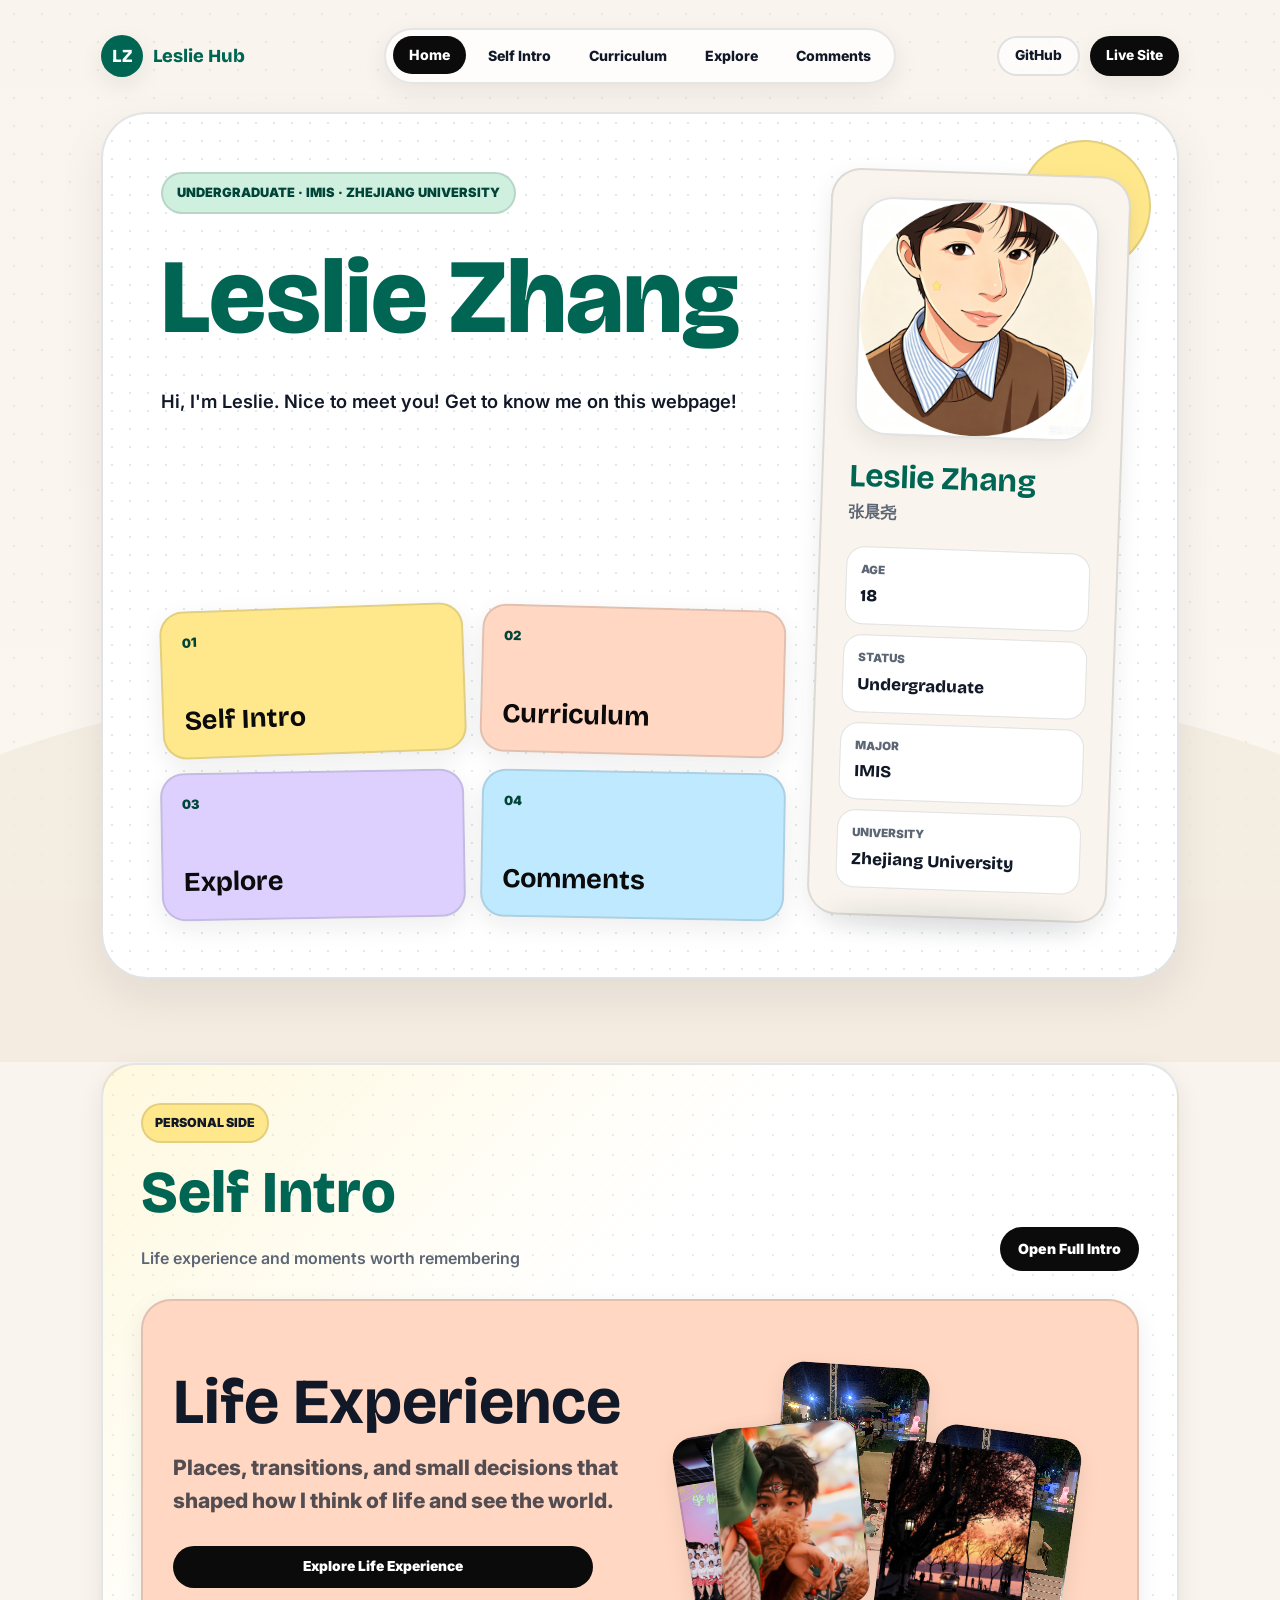
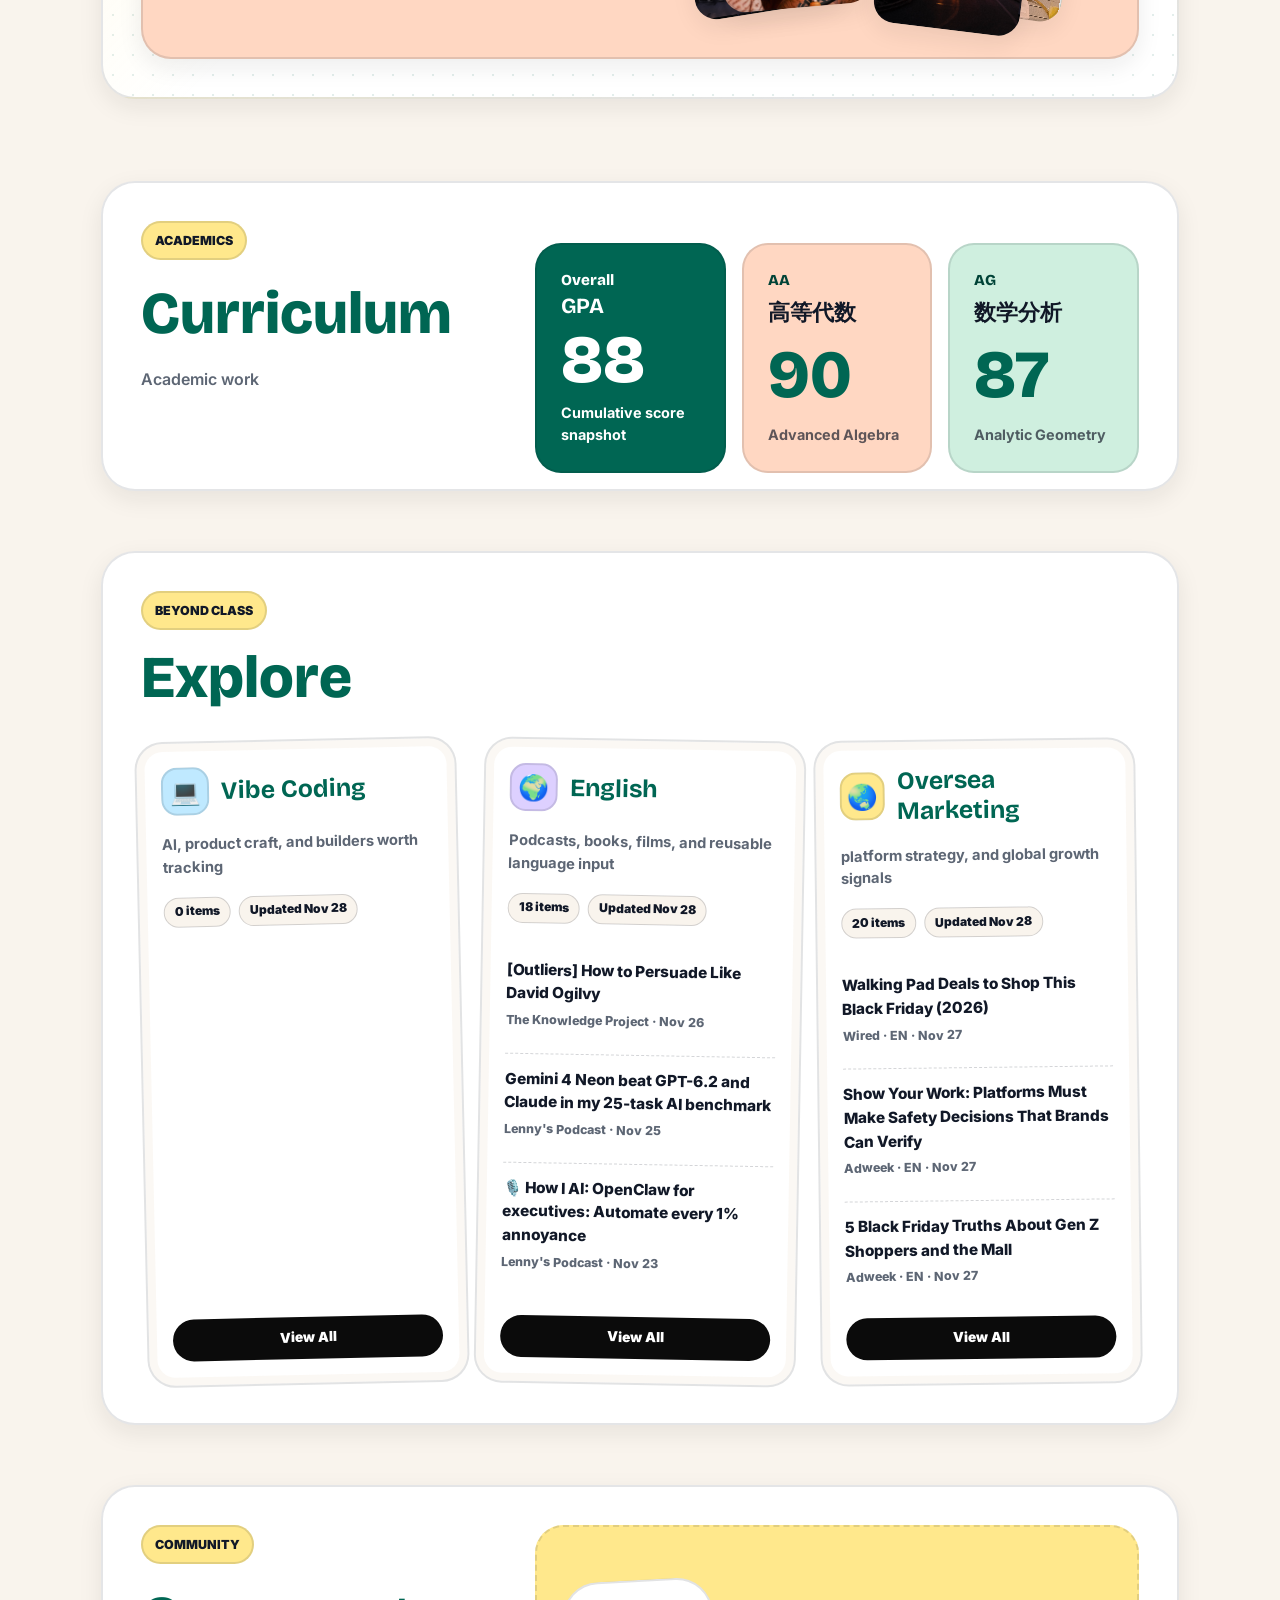
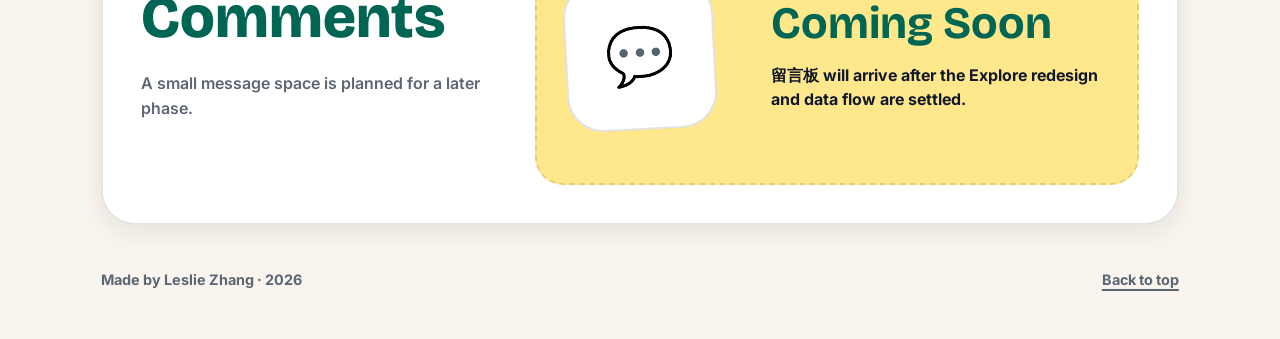
<file: index.html>
<!DOCTYPE html>
<html lang="zh-CN">
<head>
<meta charset="UTF-8">
<meta name="viewport" content="width=device-width, initial-scale=1.0">
<title>Leslie Zhang's Personal Hub</title>
<link rel="icon" href="data:,">
<link rel="preconnect" href="https://fonts.googleapis.com">
<link rel="preconnect" href="https://fonts.gstatic.com" crossorigin>
<link href="https://fonts.googleapis.com/css2?family=Bricolage+Grotesque:wght@500;600;700;800&family=Inter:wght@400;500;600;700&display=swap" rel="stylesheet">
<style>
*,*::before,*::after{box-sizing:border-box;margin:0;padding:0}
html{scroll-behavior:smooth;-webkit-font-smoothing:antialiased;-moz-osx-font-smoothing:grayscale}
body{min-height:100vh;font-family:var(--font-body);color:var(--ink);background:var(--cream);line-height:1.55;text-rendering:optimizeLegibility;overflow-x:hidden}
img,picture,video,canvas,svg{display:block;max-width:100%}
button,input,textarea,select{font:inherit}
a{color:inherit;text-decoration:none}
ul,ol{list-style:none}

:root{
  --cream:#F9F4ED;
  --paper:#FFFFFF;
  --green:#006653;
  --green-dark:#004337;
  --ink:#111827;
  --muted:#5D6674;
  --black:#0B0B0B;
  --line:#1E293B;
  --peach:#FFD7C2;
  --lavender:#DDD0FF;
  --sky:#BFE9FF;
  --yellow:#FFE88C;
  --mint:#CFEFDF;
  --rose:#FFC8D8;
  --shadow:0 18px 45px rgba(20,24,31,0.08);
  --shadow-tight:0 8px 24px rgba(20,24,31,0.08);
  --border:2px solid rgba(17,24,39,0.12);
  --radius-sm:14px;
  --radius-md:22px;
  --radius-lg:34px;
  --radius-xl:46px;
  --font-heading:'Bricolage Grotesque','Inter',sans-serif;
  --font-body:'Inter',-apple-system,BlinkMacSystemFont,'Segoe UI',sans-serif;
  --space-page:clamp(18px,4vw,56px);
  --content:1180px;
  --transition:180ms ease;
}

body::before{
  content:'';
  position:fixed;
  inset:0;
  z-index:-2;
  background:
    radial-gradient(circle at center,rgba(0,102,83,0.08) 1px,transparent 1.6px) 0 0/28px 28px,
    linear-gradient(180deg,#F9F4ED 0%,#FBF7F0 100%);
}

body::after{
  content:'';
  position:fixed;
  inset:auto -10% -18% -10%;
  z-index:-1;
  height:44%;
  background:#F2E9DD;
  border-radius:50% 50% 0 0;
  opacity:0.72;
  pointer-events:none;
}

h1,h2,h3,h4,h5,h6{font-family:var(--font-heading);letter-spacing:0;line-height:1.18;color:var(--green)}
p{color:var(--muted)}

.page-shell{width:min(100%,var(--content));margin:0 auto;padding:28px var(--space-page) 48px}

.topbar{
  position:sticky;
  top:14px;
  z-index:20;
  display:grid;
  grid-template-columns:1fr auto 1fr;
  align-items:center;
  gap:18px;
  margin-bottom:28px;
}

.brand{
  display:inline-flex;
  align-items:center;
  gap:10px;
  width:max-content;
  font-family:var(--font-heading);
  font-size:1.15rem;
  font-weight:800;
  color:var(--green);
}

.brand-mark{
  display:grid;
  place-items:center;
  width:42px;
  height:42px;
  border-radius:50%;
  color:var(--paper);
  background:var(--green);
  box-shadow:var(--shadow-tight);
}

.nav-links{
  display:flex;
  align-items:center;
  gap:6px;
  padding:7px;
  border:var(--border);
  border-color:rgba(17,24,39,0.1);
  border-radius:999px;
  background:rgba(255,255,255,0.78);
  box-shadow:var(--shadow-tight);
  backdrop-filter:blur(16px);
}

.nav-link{
  display:inline-flex;
  align-items:center;
  min-height:38px;
  padding:0 16px;
  border-radius:999px;
  font-size:0.88rem;
  font-weight:800;
  color:var(--ink);
  transition:background var(--transition),color var(--transition),transform var(--transition);
}

.nav-link:hover,.nav-link.active{background:var(--black);color:var(--paper);transform:translateY(-1px)}

.actions{display:flex;justify-content:flex-end;gap:10px}
.action-link,.button-link{
  display:inline-flex;
  align-items:center;
  justify-content:center;
  min-height:40px;
  padding:0 16px;
  border-radius:999px;
  font-size:0.86rem;
  font-weight:800;
  transition:transform var(--transition),box-shadow var(--transition),background var(--transition),color var(--transition);
}
.action-link{border:var(--border);background:rgba(255,255,255,0.74);color:var(--ink)}
.button-link{background:var(--black);color:var(--paper);box-shadow:var(--shadow-tight)}
.action-link:hover,.button-link:hover{transform:translateY(-2px);box-shadow:var(--shadow)}
.button-link:focus-visible,.action-link:focus-visible,.nav-link:focus-visible,.mini-card:focus-visible,.module-link:focus-visible,.intro-link:focus-visible{outline:3px solid var(--yellow);outline-offset:3px}

.hero{
  position:relative;
  min-height:690px;
  display:grid;
  align-items:stretch;
  margin-bottom:54px;
}

.hero-panel{
  position:relative;
  overflow:hidden;
  display:grid;
  grid-template-columns:minmax(0,1.35fr) minmax(280px,0.65fr);
  gap:34px;
  padding:58px;
  border:var(--border);
  border-radius:var(--radius-xl);
  background:
    radial-gradient(circle,rgba(0,102,83,0.13) 1px,transparent 1.4px) 0 0/18px 18px,
    var(--paper);
  box-shadow:var(--shadow);
}

.hero-panel::before{
  content:'';
  position:absolute;
  inset:26px 26px auto auto;
  width:132px;
  height:132px;
  border:var(--border);
  border-radius:50%;
  background:var(--yellow);
  transform:rotate(10deg);
}

.hero-copy{position:relative;z-index:1;display:flex;flex-direction:column;justify-content:space-between;gap:46px;min-width:0}
.eyebrow{
  display:inline-flex;
  align-items:center;
  width:max-content;
  max-width:100%;
  padding:9px 14px;
  border:var(--border);
  border-radius:999px;
  background:var(--mint);
  color:var(--green-dark);
  font-size:0.8rem;
  font-weight:900;
  text-transform:uppercase;
}

.hero-title{
  max-width:780px;
  margin-top:20px;
  font-size:6.6rem;
  font-weight:800;
  line-height:1.22;
  text-wrap:balance;
}

.hero-kicker{
  max-width:640px;
  margin-top:24px;
  font-size:1.15rem;
  font-weight:600;
  color:var(--ink);
}

.hero-card{
  position:relative;
  z-index:2;
  align-self:center;
  padding:26px;
  border:var(--border);
  border-radius:30px;
  background:var(--cream);
  box-shadow:var(--shadow-tight);
  transform:rotate(2deg);
}

.hero-card::after{
  content:'';
  position:absolute;
  inset:auto 20px -14px 20px;
  height:22px;
  border-radius:50%;
  background:rgba(17,24,39,0.1);
  filter:blur(10px);
  z-index:-1;
}

.avatar-area{
  display:grid;
  place-items:center;
  width:92px;
  height:92px;
  margin-bottom:20px;
  border:var(--border);
  border-radius:28px;
  background:var(--green);
  color:var(--paper);
  font-family:var(--font-heading);
  font-size:2rem;
  font-weight:800;
}

.profile-photo{
  overflow:hidden;
  width:min(100%,238px);
  aspect-ratio:1;
  margin:0 auto 22px;
  border:var(--border);
  border-radius:32px;
  background:var(--paper);
  box-shadow:var(--shadow-tight);
}

.profile-photo img{
  width:100%;
  height:100%;
  object-fit:cover;
  object-position:center;
}

.hero-card h2{font-size:2rem;line-height:1.22}
.chinese-name{margin-top:4px;font-weight:700;color:var(--muted)}
.info-grid{display:grid;grid-template-columns:1fr;gap:10px;margin-top:22px}
.info-cell{padding:14px;border:var(--border);border-width:1.5px;border-radius:18px;background:var(--paper)}
.info-cell-label{font-size:0.72rem;font-weight:900;text-transform:uppercase;color:var(--muted)}
.info-cell-value{margin-top:4px;font-family:var(--font-heading);font-size:1.05rem;font-weight:800;color:var(--ink);word-break:break-word}

.hero-nav{display:grid;grid-template-columns:repeat(2,minmax(0,1fr));gap:16px}
.mini-card{
  min-height:148px;
  display:flex;
  flex-direction:column;
  justify-content:space-between;
  padding:20px;
  border:var(--border);
  border-radius:24px;
  background:var(--accent);
  box-shadow:var(--shadow-tight);
  color:var(--ink);
  transition:transform var(--transition),box-shadow var(--transition);
}
.mini-card:nth-child(1){--accent:var(--yellow);transform:rotate(-2deg)}
.mini-card:nth-child(2){--accent:var(--peach);transform:rotate(1.5deg)}
.mini-card:nth-child(3){--accent:var(--lavender);transform:rotate(-1deg)}
.mini-card:nth-child(4){--accent:var(--sky);transform:rotate(1deg)}
.mini-card:hover{transform:translateY(-6px) rotate(0deg);box-shadow:var(--shadow)}
.mini-card span{font-size:0.8rem;font-weight:900;text-transform:uppercase;color:var(--green-dark)}
.mini-card strong{display:block;font-family:var(--font-heading);font-size:1.7rem;line-height:1.2;color:var(--black)}

.section{padding:30px 0}
.section-panel{
  display:grid;
  grid-template-columns:360px minmax(0,1fr);
  gap:34px;
  padding:38px;
  border:var(--border);
  border-color:rgba(17,24,39,0.11);
  border-radius:var(--radius-lg);
  background:var(--paper);
  box-shadow:var(--shadow-tight);
}
.section-panel > *{min-width:0}

.section-tag{
  display:inline-flex;
  width:max-content;
  max-width:100%;
  padding:8px 12px;
  border:var(--border);
  border-radius:999px;
  background:var(--yellow);
  color:var(--ink);
  font-size:0.78rem;
  font-weight:900;
  text-transform:uppercase;
}
.section-title{margin-top:18px;font-size:3.7rem;font-weight:800;line-height:1.2}
.section-desc{margin-top:18px;max-width:360px;font-weight:600}

.intro-panel{
  grid-template-columns:1fr;
  gap:28px;
  overflow:hidden;
  background:
    linear-gradient(135deg,rgba(255,232,140,0.28),transparent 42%),
    radial-gradient(circle,rgba(0,102,83,0.11) 1px,transparent 1.4px) 0 0/20px 20px,
    var(--paper);
}
.intro-panel .section-header{
  display:grid;
  grid-template-columns:minmax(0,0.86fr) minmax(260px,0.58fr);
  align-items:end;
  gap:26px;
}
.intro-panel .section-title{margin-top:14px}
.intro-panel .section-desc{max-width:720px}
.intro-cta{
  justify-self:end;
  align-self:end;
  display:inline-flex;
  align-items:center;
  justify-content:center;
  min-height:44px;
  padding:0 18px;
  border-radius:999px;
  background:var(--black);
  color:var(--paper);
  font-size:0.88rem;
  font-weight:900;
  transition:transform var(--transition),box-shadow var(--transition);
}
.intro-cta:hover{transform:translateY(-2px);box-shadow:var(--shadow-tight)}
.intro-grid{display:grid;grid-template-columns:1fr}
.intro-feature{
  display:grid;
  grid-template-columns:minmax(0,0.78fr) minmax(340px,0.72fr);
  align-items:center;
  gap:32px;
  min-height:360px;
  padding:30px;
  border:var(--border);
  border-radius:30px;
  background:var(--peach);
  box-shadow:var(--shadow-tight);
}
.intro-feature-copy{max-width:680px}
.intro-feature-copy .intro-index{display:inline-flex;margin-bottom:18px}
.intro-feature-copy h3{font-size:clamp(2.45rem,5vw,4.6rem);line-height:1.02;color:var(--ink)}
.intro-feature-copy p{margin-top:18px;font-size:clamp(1.02rem,1.7vw,1.32rem);font-weight:800;color:rgba(17,24,39,0.72)}
.intro-feature-copy .module-link{width:min(100%,420px);margin-top:28px}
.intro-album-preview{
  position:relative;
  min-height:270px;
  isolation:isolate;
}
.intro-album-photo{
  position:absolute;
  overflow:hidden;
  width:34%;
  min-width:118px;
  aspect-ratio:4/5;
  border:var(--border);
  border-radius:22px;
  background:
    var(--photo-src),
    linear-gradient(145deg,rgba(255,255,255,0.55),rgba(255,255,255,0.08)),
    var(--photo-bg,var(--yellow));
  background-size:cover;
  background-position:center;
  box-shadow:var(--shadow-tight);
  transform:translate(var(--x,0),var(--y,0)) rotate(var(--r,0deg));
  transition:transform 220ms ease;
}
.intro-album-photo:nth-child(1){--x:0;--y:36px;--r:-9deg;--photo-bg:var(--yellow);left:2%;top:18%}
.intro-album-photo:nth-child(2){--x:0;--y:0;--r:4deg;--photo-bg:var(--mint);left:24%;top:8%;z-index:2}
.intro-album-photo:nth-child(3){--x:0;--y:44px;--r:8deg;--photo-bg:var(--sky);right:8%;top:16%;z-index:1}
.intro-album-photo:nth-child(4){--x:0;--y:-6px;--r:-5deg;--photo-bg:var(--rose);left:10%;bottom:0;z-index:3}
.intro-album-photo:nth-child(5){--x:0;--y:16px;--r:7deg;--photo-bg:var(--lavender);right:18%;bottom:0;z-index:4}
.intro-album-preview:hover .intro-album-photo:nth-child(1){transform:translate(-16px,32px) rotate(-13deg)}
.intro-album-preview:hover .intro-album-photo:nth-child(2){transform:translate(0,-8px) rotate(1deg)}
.intro-album-preview:hover .intro-album-photo:nth-child(3){transform:translate(18px,46px) rotate(11deg)}
.intro-album-preview:hover .intro-album-photo:nth-child(4){transform:translate(-12px,-12px) rotate(-8deg)}
.intro-album-preview:hover .intro-album-photo:nth-child(5){transform:translate(14px,8px) rotate(10deg)}
.intro-card{
  min-height:250px;
  display:flex;
  flex-direction:column;
  justify-content:space-between;
  gap:18px;
  padding:22px;
  border:var(--border);
  border-radius:28px;
  background:var(--accent,var(--peach));
  box-shadow:var(--shadow-tight);
  transition:transform var(--transition),box-shadow var(--transition);
}
.intro-card:nth-child(1){--accent:var(--peach);transform:rotate(-1.4deg)}
.intro-card:nth-child(2){--accent:var(--mint);transform:rotate(1.2deg)}
.intro-card:nth-child(3){--accent:var(--lavender);transform:rotate(-0.7deg)}
.intro-card:hover{transform:translateY(-6px) rotate(0deg);box-shadow:var(--shadow)}
.intro-index{font-size:0.76rem;font-weight:900;text-transform:uppercase;color:var(--green-dark)}
.intro-card h3{font-size:1.55rem;color:var(--ink)}
.intro-card p{font-weight:700;color:rgba(17,24,39,0.74)}
.intro-photo-strip{
  position:relative;
  min-height:150px;
  margin-top:4px;
}
.intro-photo{
  position:absolute;
  inset:0 auto auto 50%;
  width:min(43%,142px);
  aspect-ratio:4/5;
  border:var(--border);
  border-radius:22px;
  background:
    var(--photo-src),
    linear-gradient(145deg,rgba(255,255,255,0.55),rgba(255,255,255,0.08)),
    var(--photo-bg,var(--yellow));
  background-size:cover;
  background-position:center;
  box-shadow:var(--shadow-tight);
  transform:translateX(calc(-50% + var(--x,0px))) rotate(var(--r,0deg));
  transition:transform 220ms ease,filter 220ms ease;
}
.intro-photo:nth-child(1){--x:-68px;--r:-8deg;--photo-bg:var(--yellow)}
.intro-photo:nth-child(2){--x:0px;--r:2deg;--photo-bg:var(--rose)}
.intro-photo:nth-child(3){--x:68px;--r:8deg;--photo-bg:var(--sky)}
.intro-photo-strip:hover .intro-photo:nth-child(1){transform:translateX(calc(-50% - 92px)) rotate(-12deg)}
.intro-photo-strip:hover .intro-photo:nth-child(2){transform:translateX(-50%) translateY(-8px) rotate(0deg)}
.intro-photo-strip:hover .intro-photo:nth-child(3){transform:translateX(calc(-50% + 92px)) rotate(12deg)}
.curriculum-grid{display:grid;grid-template-columns:repeat(3,minmax(0,1fr));gap:16px}
.curriculum-card{
  min-height:230px;
  display:flex;
  flex-direction:column;
  justify-content:space-between;
  padding:24px;
  border:var(--border);
  border-radius:26px;
  background:var(--accent);
  transition:transform var(--transition),box-shadow var(--transition);
}
.curriculum-card:nth-child(1){--accent:var(--green);color:var(--paper)}
.curriculum-card:nth-child(2){--accent:var(--peach)}
.curriculum-card:nth-child(3){--accent:var(--mint)}
.curriculum-card:hover{transform:translateY(-5px);box-shadow:var(--shadow-tight)}
.curriculum-card:nth-child(1) h3,.curriculum-card:nth-child(1) .curriculum-score,.curriculum-card:nth-child(1) .curriculum-sub,.curriculum-card:nth-child(1) .curriculum-icon{color:var(--paper)}
.curriculum-icon{font-family:var(--font-heading);font-size:0.95rem;font-weight:900;color:var(--green-dark)}
.curriculum-card h3{font-size:1.35rem;line-height:1.22;color:var(--ink)}
.curriculum-score{font-family:var(--font-heading);font-size:4.2rem;font-weight:800;line-height:1.2;color:var(--green)}
.curriculum-sub{font-size:0.9rem;font-weight:700;color:rgba(17,24,39,0.68)}

.explore-grid{display:grid;grid-template-columns:repeat(3,minmax(0,1fr));gap:16px}
.explore-panel{
  grid-template-columns:1fr;
  gap:26px;
}
.explore-panel .section-header{
  display:grid;
  grid-template-columns:auto minmax(0,1fr);
  align-items:end;
  column-gap:28px;
  row-gap:12px;
}
.explore-panel .section-tag{grid-column:1 / -1}
.explore-panel .section-title{margin-top:0}
.explore-panel .section-desc{
  max-width:620px;
  margin:0 0 10px;
}
.submodule-card{
  min-height:420px;
  display:flex;
  flex-direction:column;
  gap:18px;
  padding:24px;
  border:var(--border);
  border-radius:28px;
  background:var(--paper);
  box-shadow:0 0 0 8px rgba(249,244,237,0.62) inset;
  transition:transform var(--transition),box-shadow var(--transition);
}
.submodule-card:nth-child(1){transform:rotate(-1.25deg)}
.submodule-card:nth-child(2){transform:rotate(1deg)}
.submodule-card:nth-child(3){transform:rotate(-0.7deg)}
.submodule-card:hover{transform:translateY(-5px) rotate(0deg);box-shadow:var(--shadow-tight)}
.submodule-header{display:flex;align-items:center;gap:12px}
.submodule-header .icon{display:grid;place-items:center;width:48px;height:48px;border:var(--border);border-radius:16px;background:var(--sky);font-size:1.55rem}
.submodule-card:nth-child(2) .icon{background:var(--lavender)}
.submodule-card:nth-child(3) .icon{background:var(--yellow)}
.submodule-header h3{font-size:1.55rem;line-height:1.22;color:var(--green)}
.module-subtitle{font-size:0.92rem;font-weight:700;color:var(--muted)}
.module-meta{display:flex;flex-wrap:wrap;gap:8px}
.module-meta span{
  display:inline-flex;
  align-items:center;
  min-height:30px;
  padding:0 10px;
  border:1.5px solid rgba(17,24,39,0.16);
  border-radius:999px;
  background:var(--cream);
  color:var(--ink);
  font-size:0.76rem;
  font-weight:900;
}
.module-list{display:flex;flex-direction:column;gap:10px;margin-top:4px}
.module-item{padding:13px 0;border-top:1.5px dashed rgba(17,24,39,0.18)}
.module-item:first-child{border-top:0}
.module-item-title{font-size:0.96rem;font-weight:800;color:var(--ink);overflow-wrap:anywhere}
.module-item-source{margin-top:5px;font-size:0.78rem;font-weight:800;color:var(--muted)}
.module-link{
  display:inline-flex;
  align-items:center;
  justify-content:center;
  min-height:42px;
  margin-top:auto;
  padding:0 16px;
  border-radius:999px;
  background:var(--black);
  color:var(--paper);
  font-size:0.86rem;
  font-weight:900;
  transition:transform var(--transition),box-shadow var(--transition);
}
.module-link:hover{transform:translateY(-2px);box-shadow:var(--shadow-tight)}

.placeholder-section{
  min-height:260px;
  display:grid;
  grid-template-columns:180px minmax(0,1fr);
  align-items:center;
  gap:26px;
  padding:28px;
  border:var(--border);
  border-style:dashed;
  border-radius:28px;
  background:var(--yellow);
}
.placeholder-illustration{
  display:grid;
  place-items:center;
  width:150px;
  height:150px;
  border:var(--border);
  border-radius:36px;
  background:var(--paper);
  font-size:3.5rem;
  transform:rotate(-3deg);
}
.placeholder-title{font-size:2.8rem;line-height:1.2}
.placeholder-text{max-width:520px;margin-top:12px;font-weight:700;color:var(--ink)}

.footer{
  display:flex;
  justify-content:space-between;
  gap:18px;
  padding:36px 0 0;
  color:var(--muted);
  font-size:0.9rem;
  font-weight:700;
}
.footer a{text-decoration:underline;text-decoration-thickness:2px;text-underline-offset:4px}

.reveal{opacity:1;transform:translateY(22px);transition:opacity 520ms ease,transform 520ms ease}
.reveal.visible{opacity:1;transform:translateY(0)}

@media (max-width:1060px){
  .topbar{grid-template-columns:1fr;justify-items:center}
  .brand{justify-self:center}
  .actions{justify-content:center}
  .hero-panel{grid-template-columns:1fr;padding:42px}
  .hero-title{font-size:5rem}
  .hero-card{justify-self:start;max-width:420px}
  .section-panel{grid-template-columns:1fr}
  .intro-panel .section-header{grid-template-columns:1fr}
  .intro-cta{justify-self:start}
  .intro-feature{grid-template-columns:1fr;min-height:auto}
  .intro-album-preview{min-height:300px}
  .intro-grid,.curriculum-grid,.explore-grid{grid-template-columns:minmax(0,1fr)}
  .intro-card{min-height:auto;transform:none!important}
  .submodule-card{min-width:0;min-height:auto;transform:none!important}
}

@media (max-width:720px){
  body::after{height:28%}
  .page-shell{padding:16px 14px 48px}
  .topbar{position:static;margin-bottom:18px}
  .brand{font-size:1rem}
  .brand-mark{width:36px;height:36px}
  .actions{width:100%}
  .action-link,.button-link{flex:1;padding:0 10px}
  .nav-links{
    position:static;
    width:100%;
    justify-content:center;
    gap:4px;
    padding:6px;
    flex-wrap:wrap;
  }
  .nav-link{flex:1 1 30%;justify-content:center;min-height:42px;padding:0 8px;font-size:0.78rem}
  .hero{min-height:auto;margin-bottom:26px}
  .hero-panel{padding:28px 18px;border-radius:28px;gap:26px}
  .hero-panel::before{width:84px;height:84px;right:14px;top:14px}
  .eyebrow{font-size:0.68rem}
  .hero-title{font-size:3.35rem;line-height:1.22}
  .hero-kicker{font-size:1rem}
  .hero-card{width:100%;padding:20px;transform:none}
  .profile-photo{width:min(72vw,220px);margin-bottom:18px}
  .info-grid{grid-template-columns:1fr}
  .hero-nav{grid-template-columns:1fr}
  .mini-card{min-height:112px;transform:none!important}
  .section{padding:18px 0}
  .section-panel{padding:24px 18px;border-radius:26px;gap:24px}
  .section-title{font-size:2.7rem}
  .intro-photo-strip{min-height:128px}
  .intro-photo{width:min(48%,120px)}
  .intro-photo:nth-child(1){--x:-48px}
  .intro-photo:nth-child(3){--x:48px}
  .intro-photo-strip:hover .intro-photo:nth-child(1){transform:translateX(calc(-50% - 54px)) rotate(-8deg)}
  .intro-photo-strip:hover .intro-photo:nth-child(3){transform:translateX(calc(-50% + 54px)) rotate(8deg)}
  .explore-panel .section-header{grid-template-columns:1fr}
  .explore-panel .section-desc{max-width:100%;margin-top:12px}
  .curriculum-card{min-height:190px}
  .curriculum-score{font-size:3.6rem}
  .placeholder-section{grid-template-columns:1fr;padding:22px}
  .placeholder-illustration{width:120px;height:120px}
  .placeholder-title{font-size:2.25rem}
  .footer{flex-direction:column;padding-bottom:0}
}

@media (prefers-reduced-motion:reduce){
  *,*::before,*::after{animation-duration:0.01ms!important;animation-iteration-count:1!important;scroll-behavior:auto!important;transition-duration:0.01ms!important}
  .reveal{opacity:1;transform:none}
}
</style>
</head>

<body>
<div class="page-shell">
  <header class="topbar">
    <a href="#basic" class="brand" aria-label="Leslie Zhang home">
      <span class="brand-mark">LZ</span>
      <span>Leslie Hub</span>
    </a>
    <nav aria-label="Primary navigation">
      <ul class="nav-links" id="navLinks">
        <li><a href="#basic" class="nav-link">Home</a></li>
        <li><a href="#self-intro" class="nav-link">Self Intro</a></li>
        <li><a href="#curriculum" class="nav-link">Curriculum</a></li>
        <li><a href="#explore" class="nav-link">Explore</a></li>
        <li><a href="#comments" class="nav-link">Comments</a></li>
      </ul>
    </nav>
    <div class="actions" aria-label="Contact and links">
      <a class="action-link" href="https://github.com/lesliezh0611/leslie-hub" target="_blank" rel="noopener noreferrer">GitHub</a>
      <a class="button-link" href="https://lesliezh0611.github.io/leslie-hub/" target="_blank" rel="noopener noreferrer">Live Site</a>
    </div>
  </header>

  <main>
    <section class="hero" id="basic">
      <div class="hero-panel">
        <div class="hero-copy">
          <div id="heroText"></div>
          <div class="hero-nav" aria-label="Section shortcuts">
            <a class="mini-card" href="#self-intro"><span>01</span><strong>Self Intro</strong></a>
            <a class="mini-card" href="#curriculum"><span>02</span><strong>Curriculum</strong></a>
            <a class="mini-card" href="#explore"><span>03</span><strong>Explore</strong></a>
            <a class="mini-card" href="#comments"><span>04</span><strong>Comments</strong></a>
          </div>
        </div>
        <aside class="hero-card" id="heroCard" aria-label="Profile summary"></aside>
      </div>
    </section>

    <section class="section" id="self-intro">
      <div class="section-panel reveal intro-panel">
        <div class="section-header">
          <div>
            <span class="section-tag">Personal Side</span>
            <h2 class="section-title">Self Intro</h2>
            <p class="section-desc" id="introSummary">Life experience and moments worth remembering.</p>
          </div>
          <a class="intro-cta intro-link" href="self-intro.html">Open Full Intro</a>
        </div>
        <div class="intro-grid" id="introGrid"></div>
      </div>
    </section>

    <section class="section" id="curriculum">
      <div class="section-panel reveal">
        <div class="section-header">
          <span class="section-tag">Academics</span>
          <h2 class="section-title">Curriculum</h2>
          <p class="section-desc">Academic work</p>
        </div>
        <div class="curriculum-grid" id="curriculumGrid"></div>
      </div>
    </section>

    <section class="section" id="explore">
      <div class="section-panel reveal explore-panel">
        <div class="section-header">
          <span class="section-tag">Beyond Class</span>
          <h2 class="section-title">Explore</h2>
        </div>
        <div class="explore-grid" id="exploreGrid"></div>
      </div>
    </section>

    <section class="section" id="comments">
      <div class="section-panel reveal">
        <div class="section-header">
          <span class="section-tag">Community</span>
          <h2 class="section-title">Comments</h2>
          <p class="section-desc">A small message space is planned for a later phase.</p>
        </div>
        <div class="placeholder-section">
          <div class="placeholder-illustration" aria-hidden="true">💬</div>
          <div>
            <h3 class="placeholder-title">Coming Soon</h3>
            <p class="placeholder-text">留言板 will arrive after the Explore redesign and data flow are settled.</p>
          </div>
        </div>
      </div>
    </section>
  </main>

  <footer class="footer">
    <p>Made by Leslie Zhang · 2026</p>
    <a href="#basic">Back to top</a>
  </footer>
</div>

<script>
const sections=document.querySelectorAll('section[id]');
const navItems=document.querySelectorAll('.nav-link');

function escapeHTML(value){
  return String(value ?? '').replace(/[&<>"']/g,char=>({
    '&':'&amp;',
    '<':'&lt;',
    '>':'&gt;',
    '"':'&quot;',
    "'":'&#39;'
  }[char]));
}

function highlightNav(){
  const scrollY=window.scrollY;
  let current='basic';
  sections.forEach(section=>{
    const sectionTop=section.offsetTop-120;
    const sectionHeight=section.offsetHeight;
    if(scrollY>=sectionTop&&scrollY<sectionTop+sectionHeight)current=section.getAttribute('id');
  });
  navItems.forEach(item=>{
    item.classList.toggle('active',item.getAttribute('href')==='#'+current);
  });
}

function revealOnScroll(){
  const prefersReduced=window.matchMedia('(prefers-reduced-motion: reduce)').matches;
  if(prefersReduced){
    document.querySelectorAll('.reveal').forEach(el=>el.classList.add('visible'));
    return;
  }
  const windowHeight=window.innerHeight;
  document.querySelectorAll('.reveal:not(.visible)').forEach(el=>{
    if(el.getBoundingClientRect().top<windowHeight-90)el.classList.add('visible');
  });
}

window.addEventListener('scroll',()=>{highlightNav();revealOnScroll();},{passive:true});
window.addEventListener('load',()=>{highlightNav();revealOnScroll();});

function renderProfile(p){
  document.getElementById('heroText').innerHTML=`
    <span class="eyebrow">${escapeHTML(p.status)} · ${escapeHTML(p.major)} · ${escapeHTML(p.university)}</span>
    <h1 class="hero-title">${escapeHTML(p.name)}</h1>
    <p class="hero-kicker">Hi, I'm Leslie. Nice to meet you! Get to know me on this webpage!</p>`;

  document.getElementById('heroCard').innerHTML=`
    <figure class="profile-photo">
      <img src="assets/profile/leslie-portrait.jpg" alt="Illustrated portrait of Leslie Zhang" loading="eager">
    </figure>
    <h2>${escapeHTML(p.name)}</h2>
    <p class="chinese-name">${escapeHTML(p.chineseName)}</p>
    <div class="info-grid">
      <div class="info-cell"><div class="info-cell-label">Age</div><div class="info-cell-value">${escapeHTML(p.age)}</div></div>
      <div class="info-cell"><div class="info-cell-label">Status</div><div class="info-cell-value">${escapeHTML(p.status)}</div></div>
      <div class="info-cell"><div class="info-cell-label">Major</div><div class="info-cell-value">${escapeHTML(p.major)}</div></div>
      <div class="info-cell"><div class="info-cell-label">University</div><div class="info-cell-value">${escapeHTML(p.university)}</div></div>
    </div>`;
}

function sectionPhotos(section){
  return (section.items||[]).flatMap(item=>(item.photos||[]).map(photo=>({
    ...photo,
    caption:item.title
  }))).filter(photo=>photo.src&&!photo.src.includes('/placeholder-'));
}

function albumPhotos(intro){
  return (intro.sections||[]).flatMap(section=>sectionPhotos(section));
}

function renderSelfIntro(intro){
  if(!intro)return;
  const grid=document.getElementById('introGrid');
  const summary=document.getElementById('introSummary');
  const life=(intro.sections||[]).find(section=>section.id==='life');
  if(summary)summary.textContent=intro.subtitle||summary.textContent;
  if(!life){
    grid.innerHTML='<div class="placeholder-section">Add Life Experience content in data.json.</div>';
    return;
  }
  const photos=albumPhotos(intro).slice(0,5);
  const preview=photos.length?`<div class="intro-album-preview" aria-label="Self intro album preview">
    ${photos.map(photo=>`<span class="intro-album-photo" style="--photo-src:url('${escapeHTML(photo.src)}')" title="${escapeHTML(photo.alt||photo.caption||'Self intro photo')}"></span>`).join('')}
  </div>`:'';
  grid.innerHTML=`<article class="intro-feature reveal">
    <div class="intro-feature-copy">
      <h3>${escapeHTML(life.title)}</h3>
      <p>${escapeHTML(life.summary)}</p>
      <a class="intro-link module-link" href="self-intro.html#life">Explore ${escapeHTML(life.title)}</a>
    </div>
    ${preview}
  </article>`;
}

function renderCurriculum(c){
  let html=`<article class="curriculum-card reveal"><div class="curriculum-icon">Overall</div><h3>GPA</h3><div class="curriculum-score">${escapeHTML(c.gpa)}</div><p class="curriculum-sub">Cumulative score snapshot</p></article>`;
  c.courses.forEach(course=>{
    html+=`<article class="curriculum-card reveal"><div class="curriculum-icon">${escapeHTML(course.short)}</div><h3>${escapeHTML(course.name)}</h3><div class="curriculum-score">${escapeHTML(course.score)}</div><p class="curriculum-sub">${escapeHTML(course.nameEn)}</p></article>`;
  });
  document.getElementById('curriculumGrid').innerHTML=html;
}

function formatDate(value){
  if(!value)return 'No date yet';
  return new Intl.DateTimeFormat('en',{month:'short',day:'numeric'}).format(new Date(value));
}

function byNewest(a,b){
  return new Date(b.postedAt||0)-new Date(a.postedAt||0);
}

function englishItems(module){
  const podcasts=(module.podcasts||[]).map(item=>({
    title:item.topic,
    source:item.source,
    postedAt:item.postedAt
  }));
  const books=(module.books||[]).flatMap(book=>(book.reviews||[]).map(review=>({
    title:`${book.title}: ${review.text}`,
    source:`${review.reviewer} · book note`,
    postedAt:review.postedAt
  })));
  const films=(module.films||[]).flatMap(film=>(film.reviews||[]).map(review=>({
    title:`${film.title}: ${review.text}`,
    source:`${review.reviewer} · film note`,
    postedAt:review.postedAt
  })));
  return podcasts.concat(books,films).sort(byNewest);
}

function moduleItems(key,module){
  if(key==='vibeCoding')return (module.articles||[]).map(item=>({
    title:item.title,
    source:`@${item.source} · ${formatDate(item.postedAt)}`,
    postedAt:item.postedAt
  })).sort(byNewest);
  if(key==='english')return englishItems(module).map(item=>({
    title:item.title,
    source:`${item.source} · ${formatDate(item.postedAt)}`,
    postedAt:item.postedAt
  }));
  return (module.articles||[]).map(item=>({
    title:item.title,
    source:`${item.source} · ${item.lang.toUpperCase()} · ${formatDate(item.postedAt)}`,
    postedAt:item.postedAt
  })).sort(byNewest);
}

function renderExplore(explore){
  const pages={
    vibeCoding:'explore-vibe.html',
    english:'explore-english.html',
    overseaMarketing:'explore-oversea.html'
  };
  const order=['vibeCoding','english','overseaMarketing'];
  const html=order.map(key=>{
    const module=explore[key];
    const items=moduleItems(key,module);
    const preview=items.slice(0,3).map(item=>`
      <li class="module-item">
        <div class="module-item-title">${escapeHTML(item.title)}</div>
        <div class="module-item-source">${escapeHTML(item.source)}</div>
      </li>`).join('');
    return `<article class="submodule-card reveal">
      <div class="submodule-header"><span class="icon">${escapeHTML(module.icon)}</span><h3>${escapeHTML(module.title)}</h3></div>
      <p class="module-subtitle">${escapeHTML(module.subtitle)}</p>
      <div class="module-meta">
        <span>${escapeHTML(items.length)} items</span>
        <span>Updated ${escapeHTML(formatDate(module.lastUpdated))}</span>
      </div>
      <ol class="module-list">${preview}</ol>
      <a class="module-link" href="${pages[key]}">View All</a>
    </article>`;
  }).join('');
  document.getElementById('exploreGrid').innerHTML=html;
}

fetch('data.json')
  .then(response=>{
    if(!response.ok)throw new Error('Unable to load data.json');
    return response.json();
  })
  .then(data=>{
    renderProfile(data.profile);
    renderSelfIntro(data.selfIntro);
    renderCurriculum(data.curriculum);
    renderExplore(data.explore);
    revealOnScroll();
    highlightNav();
  })
  .catch(error=>console.error('Failed to load data:',error));
</script>
</body>
</html>
</file>
